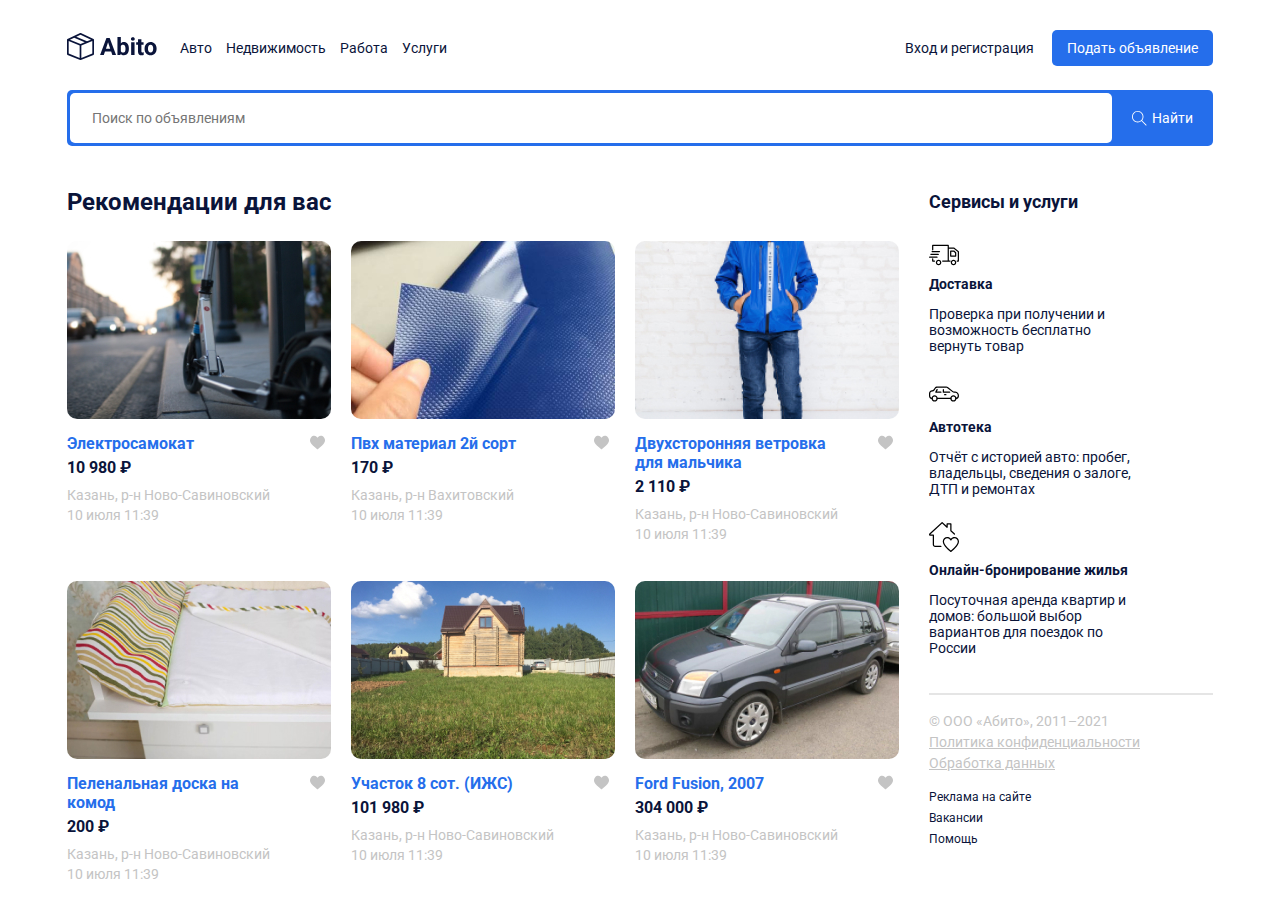
<file: index.html>
<!DOCTYPE html>
<html lang="ru">
<head>
    <meta charset="UTF-8">
    <meta http-equiv="X-UA-Compatible" content="IE=edge">
    <meta name="viewport" content="width=device-width, initial-scale=1.0">
    <link rel="preconnect" href="https://fonts.googleapis.com">
    <link rel="preconnect" href="https://fonts.gstatic.com" crossorigin>
    <link rel="preconnect" href="https://fonts.googleapis.com">
    <link rel="preconnect" href="https://fonts.gstatic.com" crossorigin>
    <link href="https://fonts.googleapis.com/css2?family=Roboto:wght@400;700&display=swap" rel="stylesheet">
    <link rel="stylesheet" href="css/normalize.css">
    <link rel="stylesheet" href="css/style.css">
    <title>Abito - доска объявлений</title>
</head>
<body>
    <header class="header container">
        <div class="navbar">
            <a href="/index.html" class="logo">
                <img class="logo-image" src="img/logo.svg" width="91" height="28" alt="Логотип сайта Abito">
            </a>
            <div class="navbar-pannel">
                <button class="close-menu">
                    <svg width="28" height="28" viewBox="0 0 28 28" fill="none" xmlns="http://www.w3.org/2000/svg">
                        <path d="M1 1L27 27M1 27L27 1" stroke="black"/>
                    </svg>                       
                </button>
                <nav class="navbar-menu">
                    <ul class="menu-list">
                        <li class="menu-item">
                            <a href="#" class="menu-link">Авто</a>
                        </li>
                        <li class="menu-item">
                            <a href="#" class="menu-link">Недвижимость</a>
                        </li>
                        <li class="menu-item">
                            <a href="#" class="menu-link">Работа</a>
                        </li>
                        <li class="menu-item">
                            <a href="#" class="menu-link">Услуги</a>
                        </li>
                    </ul>
                </nav>
                <div class="button-group">
                    <a href="#" class="button button-link">Вход и регистрация</a>
                    <a href="#" class="button button-primary">Подать объявление</a>
                </div>
            </div>
            <button class="menu-button">
                <svg width="30" height="16" viewBox="0 0 30 16" fill="none" xmlns="http://www.w3.org/2000/svg">
                    <path d="M0.937476 2.37501H29.0624C29.58 2.37501 29.9999 1.95498 29.9999 1.43754C29.9999 0.920016 29.5799 0.500061 29.0624 0.500061H0.937476C0.419955 0.500061 0 0.920094 0 1.43754C0 1.95498 0.420033 2.37501 0.937476 2.37501Z" fill="black"/>
                    <path d="M29.0624 7.06256H0.937476C0.419955 7.06256 0 7.48259 0 8.00003C0 8.51747 0.420033 8.9375 0.937476 8.9375H29.0624C29.58 8.9375 29.9999 8.51747 29.9999 8.00003C29.9999 7.48259 29.58 7.06256 29.0624 7.06256Z" fill="black"/>
                    <path d="M29.0625 13.625H10.3125C9.79495 13.625 9.375 14.0451 9.375 14.5625C9.375 15.08 9.79503 15.5 10.3125 15.5H29.0625C29.58 15.5 29.9999 15.0799 29.9999 14.5625C30 14.045 29.58 13.625 29.0625 13.625Z" fill="black"/>
                </svg>                    
            </button>
        </div>
        <!-- /.navbar -->
        <div class="serach-panel">
            <input type="search" class="search-input" placeholder="Поиск по объявлениям">
            <button class="search-button">
                <svg class="search-icon" width="15" height="15" viewBox="0 0 15 15" fill="none" xmlns="http://www.w3.org/2000/svg">
                    <path d="M14.6506 14.0012L10.0862 9.43675C10.9465 8.43352 11.4706 7.13293 11.4706 5.71058C11.4706 2.54822 8.89765 -0.0247192 5.7353 -0.0247192C4.20353 -0.0247192 2.76265 0.571751 1.67824 1.6544C0.595589 2.73793 -0.000881376 4.17881 9.77541e-07 5.71058C9.77541e-07 8.87293 2.57294 11.4459 5.7353 11.4459C7.15765 11.4459 8.45912 10.9218 9.46235 10.0615L14.0268 14.6259L14.6506 14.0012ZM5.7353 10.5635C3.06 10.5635 0.882354 8.38675 0.882354 5.71058C0.881472 4.41352 1.38618 3.19499 2.30294 2.2791C3.21882 1.36234 4.43824 0.857634 5.7353 0.857634C8.41059 0.857634 10.5882 3.0344 10.5882 5.71058C10.5882 8.38587 8.41059 10.5635 5.7353 10.5635Z" fill="white"/>
                </svg>            
                <span class="search-button-text">Найти</span>
            </button>
        </div>
        <!-- /.serach-panel -->
    </header>
    <div class="page-content container">
        <main class="main">
            <h2 class="page-title">Рекомендации для вас</h2>
            <div class="cards">
                <div class="card">
                    <a href="single.html" class="card-link">
                        <img src="img/card-1.jpg" width="264" height="178" alt="photo" class="card-image">
                    </a>
                    <div class="card-header">
                        <a href="#" class="card-link">
                            <h3 class="card-title">Электросамокат</h3>
                        </a>
                        <button class="like">
                            <img src="img/like.svg" width="15" height="15" alt="Like button">
                        </button>
                    </div>
                    <strong class="price">10 980 ₽</strong>
                    <p class="card-text">Казань, р-н Ново-Савиновский</p>
                    <p class="card-text">10 июля 11:39</p>
                </div>
                <div class="card">
                    <a href="single.html" class="card-link">
                        <img src="img/card-2.jpg" width="264" height="178" alt="photo" class="card-image">
                    </a>
                    <div class="card-header">
                        <a href="#" class="card-link">
                            <h3 class="card-title">Пвх материал 2й сорт</h3>
                        </a>
                        <button class="like">
                            <img src="img/like.svg" width="15" height="15" alt="Like button">
                        </button>
                    </div>
                    <strong class="price">170 ₽</strong>
                    <p class="card-text">Казань, р-н Вахитовский</p>
                    <p class="card-text">10 июля 11:39</p>
                </div>
                <div class="card">
                    <a href="single.html" class="card-link">
                        <img src="img/card-3.jpg" width="264" height="178" alt="photo" class="card-image">
                    </a>
                    <div class="card-header">
                        <a href="#" class="card-link">
                            <h3 class="card-title">Двухсторонняя ветровка для мальчика</h3>
                        </a>
                        <button class="like">
                            <img src="img/like.svg" width="15" height="15" alt="Like button">
                        </button>
                    </div>
                    <strong class="price">2 110 ₽</strong>
                    <p class="card-text">Казань, р-н Ново-Савиновский</p>
                    <p class="card-text">10 июля 11:39</p>
                </div>
                <div class="card">
                    <a href="single.html" class="card-link">
                        <img src="img/card-4.jpg" width="264" height="178" alt="photo" class="card-image">
                    </a>
                    <div class="card-header">
                        <a href="#" class="card-link">
                            <h3 class="card-title">Пеленальная доска на комод</h3>
                        </a>
                        <button class="like">
                            <img src="img/like.svg" width="15" height="15" alt="Like button">
                        </button>
                    </div>
                    <strong class="price">200 ₽</strong>
                    <p class="card-text">Казань, р-н Ново-Савиновский</p>
                    <p class="card-text">10 июля 11:39</p>
                </div>
                <div class="card">
                    <a href="single.html" class="card-link">
                        <img src="img/card-5.jpg" width="264" height="178" alt="photo" class="card-image">
                    </a>
                    <div class="card-header">
                        <a href="#" class="card-link">
                            <h3 class="card-title">Участок 8 сот. (ИЖС)</h3>
                        </a>
                        <button class="like">
                            <img src="img/like.svg" width="15" height="15" alt="Like button">
                        </button>
                    </div>
                    <strong class="price">101 980 ₽</strong>
                    <p class="card-text">Казань, р-н Ново-Савиновский</p>
                    <p class="card-text">10 июля 11:39</p>
                </div>
                <div class="card">
                    <a href="single.html" class="card-link">
                        <img src="img/card-6.jpg" width="264" height="178" alt="photo" class="card-image">
                    </a>
                    <div class="card-header">
                        <a href="#" class="card-link">
                            <h3 class="card-title">Ford Fusion, 2007</h3>
                        </a>
                        <button class="like">
                            <img src="img/like.svg" width="15" height="15" alt="Like button">
                        </button>
                    </div>
                    <strong class="price">304 000 ₽</strong>
                    <p class="card-text">Казань, р-н Ново-Савиновский</p>
                    <p class="card-text">10 июля 11:39</p>
                </div>
            </div>
        </main>
        <aside class="sidebar">
            <h4 class="sidebar-title">Сервисы и услуги</h4>
            <div class="service">
                <img src="img/shipping.svg" width="30" height="22" alt="icon: shipping">
                <h5 class="service-title">Доставка</h5>
                <p class="service-text">Проверка при получении и возможность бесплатно вернуть товар</p>
            </div>
            <div class="service">
                <img src="img/car.svg" width="30" height="30" alt="icon: shipping">
                <h5 class="service-title">Автотека</h5>
                <p class="service-text">Отчёт с историей авто: пробег, владельцы, сведения о залоге, ДТП и ремонтах</p>
            </div>
            <div class="service">
                <img src="img/online-booking.svg" width="30" height="30" alt="icon: online-booking">
                <h5 class="service-title">Онлайн-бронирование жилья</h5>
                <p class="service-text">Посуточная аренда квартир и домов: большой выбор вариантов для поездок по России</p>
            </div>
            <hr color="#e5e5e5">
            <footer class="footer">
                <p class="footer-copy">© ООО «Абито», 2011–2021</p>
                <ul class="footer-menu">
                    <li class="footer-menu-item">
                        <a href="#" class="footer-menu-text">Политика конфиденциальности</a>
                    </li>
                    <li class="footer-menu-item">
                        <a href="#" class="footer-menu-text">Обработка данных</a>
                    </li>
                </ul>
                <ul class="footer-menu">
                    <li class="footer-menu-item">
                        <a href="#" class="footer-menu-link">Реклама на сайте</a>
                    </li>
                    <li class="footer-menu-item">
                        <a href="#" class="footer-menu-link">Вакансии</a>
                    </li>
                    <li class="footer-menu-item">
                        <a href="#" class="footer-menu-link">Помощь</a>
                    </li>
                </ul>
            </footer>
        </aside>
    </div>
    <script src="https://unpkg.com/swiper/swiper-bundle.min.js"></script>
    <script src="js/main.js"></script>
</body>
</html>
</file>
<file: css/style.css>
body {
    font-family: "Roboto", sans-serif;
    font-size: 14px;
    font-weight: 400;
    color: #0a143a;
}

.container {
    max-width: 1146px;
    margin: 0 auto;
}

.header {
    margin-bottom: 12px;
    padding-top: 30px;
    padding-bottom: 30px;
}

.navbar {
    display: flex;
    align-items: center;
    justify-content: space-between;
    margin-bottom: 24px;
}

.navbar-menu {
    margin-right: auto;
}

.menu-list{
    margin: 0;
    padding: 0;
    padding-left: 22px;
    list-style-type: none;
    display: flex;
}

.menu-item:not(:last-child) {
    margin-right: 14px;
}

.menu-link {
    text-decoration: none;
    color: inherit;
}

.button {
    padding: 10px 15px;
    text-decoration: none;
    display: inline-block;
    cursor: pointer;
}

.button-link {
    color: inherit
}

.button-primary {
    color: white;
    background-color: #256eeb;
    border-radius: 5px;
}

.serach-panel {
    display: flex;
    padding: 3px;
    height: 50px;
    background-color: #256eeb;
    border-radius: 5px;
}

.search-input {
    flex-grow: 1;
    border-radius: 5px;
    background-color: #fff;
    border: none;
    padding: 0 22px;
}

.search-button {
    background-color: #256eeb;
    border: none;
    color: #fff;
    padding-left: 20px;
    padding-right: 17px;
    display: flex;
    align-items: center;
}

.search-button-text {
    margin-left: 5px;
}

.page-content {
    display: grid;
    grid-template-columns: 9fr 3fr;
    grid-column-gap: 10px;
}

.page-title {
    margin: 0;
    margin-bottom: 25px;
    font-size: 24px;
    line-height: 28px;
    color: #0A143A;
}

.cards {
    display: flex;
    flex-wrap: wrap;
    justify-content: start;
}

.card {
    margin-bottom: 20px;
    margin-right: 20px;
    width: 264px;
}

.card-header {
    display: flex;
    justify-content: space-between;
    align-items: start;
}

.card-title {
    margin: 0;
    margin-bottom: 5px;
    font-size: 16px;
    line-height: 19px;
    color: #256EEB;
}

.card-image {
    margin-bottom: 12px;
    border-radius: 10px;
    width: 264px;
    height: 178px;
    object-fit: cover;
}

.like {
    background-color: #fff;
    border: none;
    cursor: pointer;
    margin-left: 15px;
}

.price {
    display: block;
    font-size: 16px;
    line-height: 19px;
    color: #0A143A;
    margin-bottom: 10px;
}

.card-text {
    margin: 0;
    margin-bottom: 4px;
    padding: 0;
    font-size: 14px;
    line-height: 16px;
    color: #C4C4C4;
}

.card-text:last-child {
    margin-bottom: 19px;
}

.card-link {
    text-decoration: none;
}

.sidebar-title {
    margin: 0;
    margin-bottom: 28px;
    font-size: 18px;
    line-height: 28px;
    color: #0A143A;
}

.service {
    margin-bottom: 25px;
}

.service:last-of-type {
    margin-bottom: 37px;
}

.service-title {
    margin: 0;
    margin-top: 7px;
    margin-bottom: 5px;
    font-size: 14px;
    line-height: 16px;
    color: #0A143A;
}

.service-text {
    max-width: 217px;
    font-size: 14px;
    line-height: 16px;
    color: #0A143A;
}

hr {
    margin: 0;
    margin-bottom: 18px;
}

.footer-copy {
    margin: 0;
    margin-bottom: 5px;
    font-size: 14px;
    line-height: 16px;
    color: #C4C4C4;
}

.footer-menu {
    padding: 0;
    margin: 0;
    list-style-type: none;
}

.footer-menu:first-of-type {
    margin-bottom: 16px;
}

.footer-menu-item {
    margin-bottom: 5px;
}

.footer-menu-text {
    display: inline-block;
    font-size: 14px;
    line-height: 16px;
    color: #C4C4C4;
}

.footer-menu-link {
    display: inline-block;
    font-size: 12px;
    line-height: 14px;
    text-decoration: none;
    color: #0A143A;
}

/* Страница с товаром */
.main-single {
    display: flex;
    align-items: flex-start;
    gap: 30px;
}

.content {
    max-width: 460px;
}

/* Натройки с сайта (раздел thumbs gallery) */
.swiper-container {
    width: 100%;
    height: 300px;
    margin-left: auto;
    margin-right: auto;
}

.swiper-slide {
    background-size: cover;
    background-position: center;
}

.mySwiper2 {
    width: 100%;
    border-radius: 10px;
}

.mySwiper {
    height: 20%;
    box-sizing: border-box;
    padding-top: 10px;
}

.mySwiper .swiper-slide {
    width: 25%;
    height: 100%;
    opacity: 0.4;
    border-radius: 10px;
}

.mySwiper .swiper-slide-thumb-active {
    opacity: 1;
}

.swiper-slide img {
    display: block;
    width: 100%;
    height: 100%;
    object-fit: cover;
    border-radius: 3px;
}

/* Закончился слайдер */

.content-text {
    margin: 0;
    margin-top: 30px;
    font-size: 14px;
    line-height: 140%;
    color: #0A143A;
}

.author {
    min-width: 264px;
}

.author-wrapper {
    margin-top: 25px;
    margin-bottom: 30px;
    display: flex;
    align-items: center;
    justify-content: space-between;
}

.author-avatar img {
    width: 50px;
    height: 50px;
    object-fit: cover;
    border-radius: 50%;
}

.single-price {
    font-weight: 700;
    font-size: 24px;
    line-height: 28px;
    color: #0A143A;
}

.author-name {
    display: inline-block;
    margin-bottom: 7px;
    font-weight: 700;
    font-size: 14px;
    line-height: 16px;
    color: #0A143A;
}

.rating-counter {
    display: inline-block;
    margin-left: 10px;
    font-size: 14px;
    line-height: 16px;
    color: #0A143A;
    opacity: 0.5;
}

.author-status {
    display: inline-block;
    margin-top: 8px;
    font-size: 12px;
    line-height: 14px;
    color: #0A143A;
}

.button-block {
    display: block;
    margin-bottom: 14px;
    width: 100%;
    height: 54px;
    border: none;
}

.button-success {
    border-radius: 5px;
    background-color: #14B4BE;
    color: #fff;
}

.sidebar-promo {
    display: block;
    height: 185px;
}

.promo-primary {
    margin-bottom: 7px;
}

.promo-secondary {
    margin-bottom: 26px;
}

.sidebar-promo-image {
    width: 100%;
    height: 185px;
    object-fit:cover;
}

.menu-button {
    background-color: #fff;
    border: none;
    cursor: pointer;
    display: none;
}

.navbar-pannel {
    flex-grow: 1;
    display: flex;
    align-items: center;
}

.close-menu {
    background-color: #fff;
    border: none;
    cursor: pointer;
    display: none;
}

.sidebar-links {
    display: block;
}

/* Media quieries */
@media (max-width: 1200px) {
    .container {
        max-width: 960px;
    }

    .card {
        width: 45%;
    }

    .card-image {
        width: 100%;
        height: 200px;
    }

    .page-content {
        grid-template-columns: 70% auto;
    }

    .main-single {
        gap: 10px;
    }

    .author {
        min-width: 200px;
    }
}

@media (max-width: 992px) {
    .container {
        max-width: 740px;
    }

    .card-image {
        height: 150px;
    }

    .page-content {
        grid-template-columns: 12fr;
    }

    .main-single {
        flex-direction: row;
        gap: 30px;
    }

    .sidebar-links {
        margin-top: 20px;
        display: flex;
        justify-content: space-around;
    }
}

@media (max-width: 768px) {
    .container {
        max-width: 560px;
    }

    .card {
        width: 100%;
    }

    .page-content {
        grid-template-columns: 12fr;
    }

    .main-single {
        flex-direction: column;
    }

    .content {
        align-self: center;
    }

    .author {
        min-width: 300px;
        align-self: center;
    }

    .menu-button {
        display: block;
    }

    .navbar-pannel {
        position: fixed;
        right: 0;
        top: 0;
        width: 100%;
        height: 100%;
        background-color: #fff;
        z-index: 9;
        flex-direction: column;
        align-items: center;
        justify-content: center;
        transition: transform 0.2s, opacity 0.2s;
        transform: translateX(100%); /*Уберем меню в сторону*/
        opacity: 0;
    }

    .is-open {
        transform: translateX(0%);
        opacity: 1;
    }

    .navbar-menu {
        margin-left: auto;
    }

    .menu-list {
        flex-direction: column;
        align-items: center;
        justify-content: center;
    }

    .menu-item:not(:last-child) {
        margin: 0;
    }

    .button-group {
        display: flex;
        flex-direction: column;
    }

    .close-menu {
        display: block;
        position: absolute;
        top: 30px;
        right: 30px;
    }

    .search-button-text {
        display: none;
    }
}

@media (max-width: 576px) {
    .container {
        max-width: 90%;
    }

    .content {
        min-width: 100%;
        align-self: flex-start;
    }

    .author {
        min-width: 100%;
        align-self: flex-start;
    }

    .page-content {
        grid-template-columns: 12fr;
    }

    .card {
        margin-right: 0;
    }

    .card-image {
        height: 250px;
    }

    .sidebar-promo {
        max-width: 100%;
        max-height: 100%;
    }

    .sidebar-links {
        margin: 0;
        display: block;
    }

}
</file>
